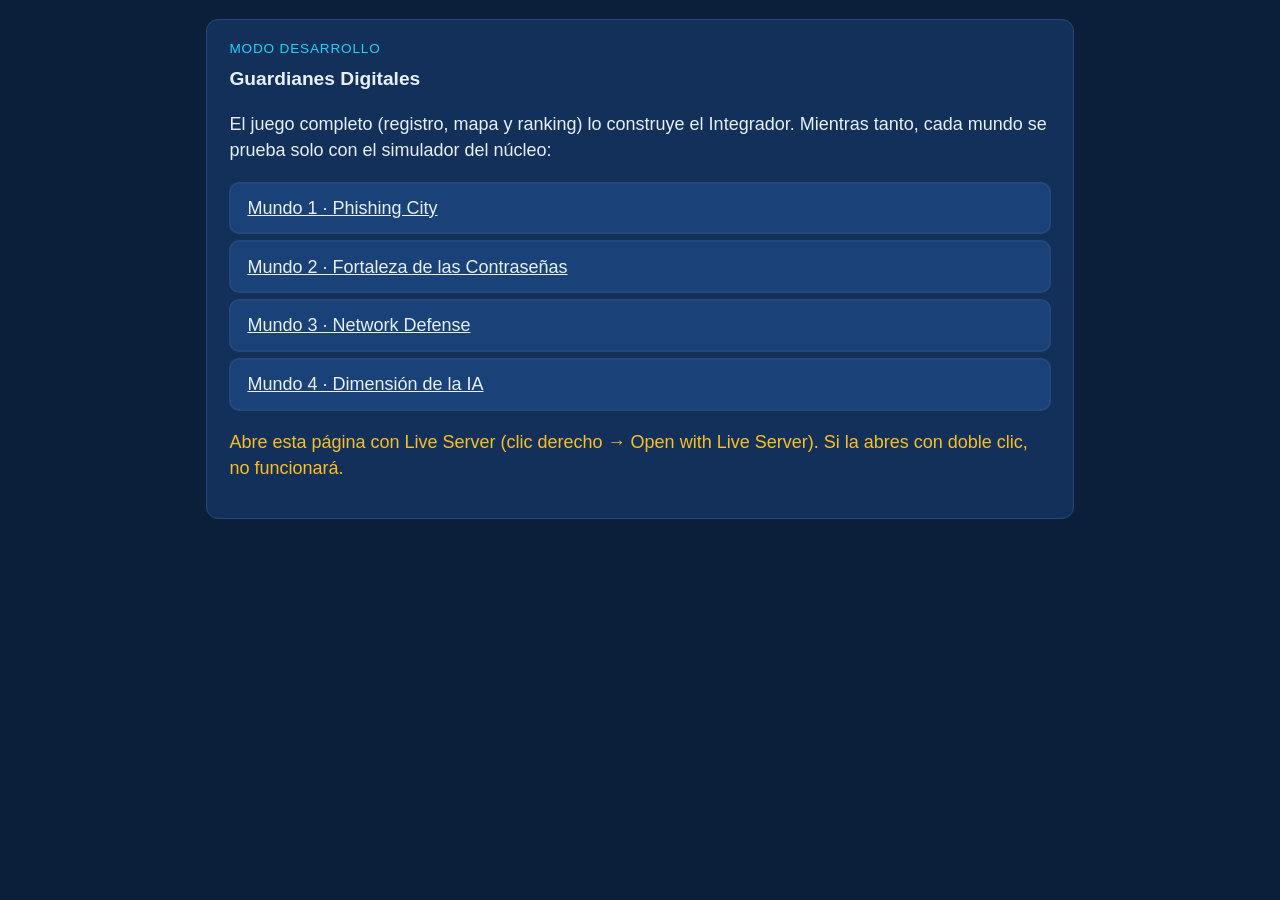
<file: index.html>
<!doctype html>
<html lang="es">
<head>
  <meta charset="utf-8">
  <meta name="viewport" content="width=device-width, initial-scale=1">
  <title>Guardianes Digitales · modo desarrollo</title>
  <link rel="stylesheet" href="styles/base.css">
</head>
<body>
  <main class="gd-pantalla">
    <section class="gd-card">
      <p class="gd-etiqueta">Modo desarrollo</p>
      <h2>Guardianes Digitales</h2>
      <p>El juego completo (registro, mapa y ranking) lo construye el Integrador. Mientras tanto, cada mundo se prueba solo con el simulador del núcleo:</p>
      <a class="gd-btn" href="worlds/mundo1-phishing/test.html">Mundo 1 · Phishing City</a>
      <a class="gd-btn" href="worlds/mundo2-passwords/test.html">Mundo 2 · Fortaleza de las Contraseñas</a>
      <a class="gd-btn" href="worlds/mundo3-network/test.html">Mundo 3 · Network Defense</a>
      <a class="gd-btn" href="worlds/mundo4-ia/test.html">Mundo 4 · Dimensión de la IA</a>
      <p class="gd-aviso">Abre esta página con Live Server (clic derecho → Open with Live Server). Si la abres con doble clic, no funcionará.</p>
    </section>
  </main>
</body>
</html>
</file>
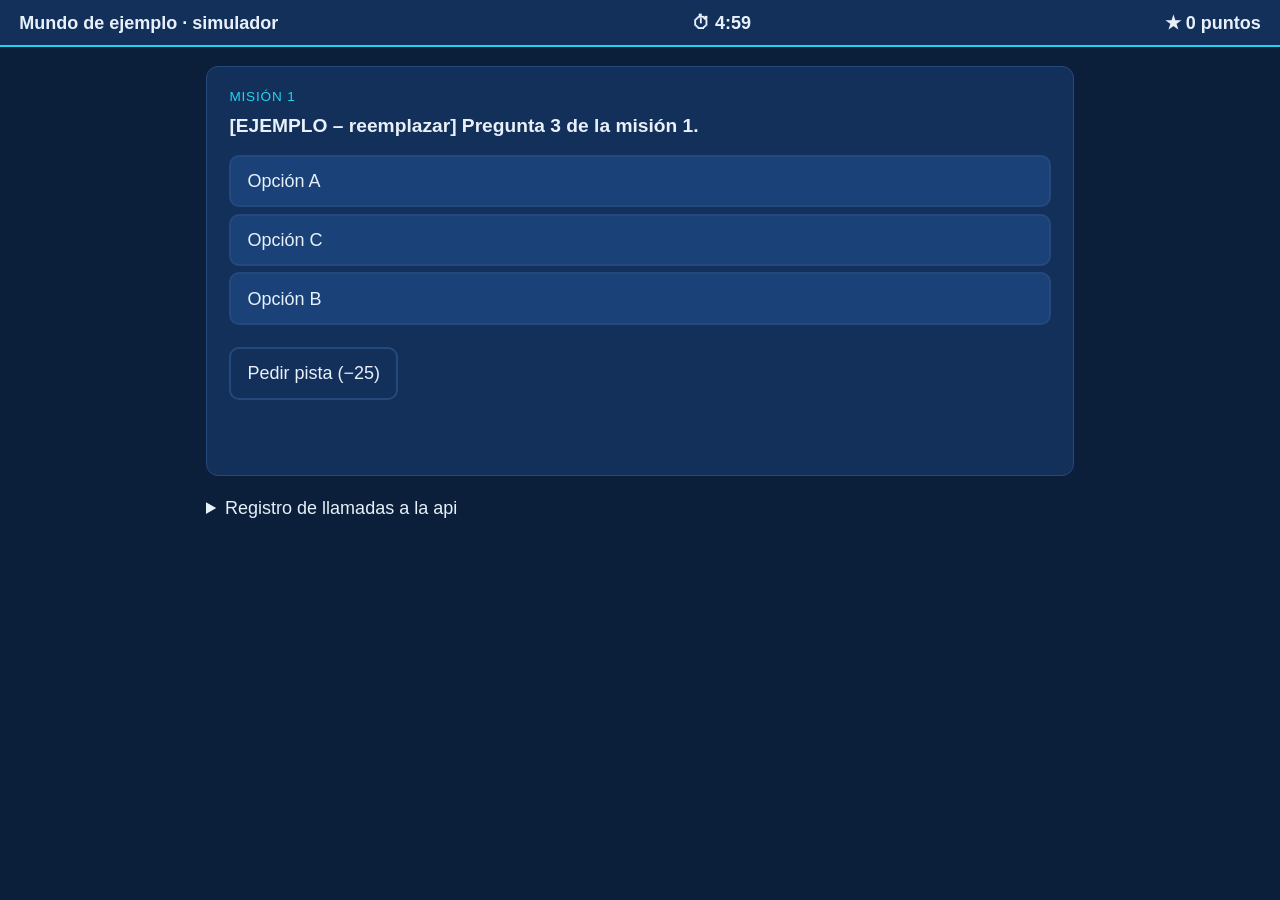
<file: worlds/_plantilla/test.html>
<!doctype html>
<html lang="es">
<head>
  <meta charset="utf-8">
  <meta name="viewport" content="width=device-width, initial-scale=1">
  <title>Prueba · Plantilla</title>
  <link rel="stylesheet" href="../../styles/base.css">
</head>
<body>
  <!-- Abrir con Live Server (clic derecho → Open with Live Server). NO con doble clic. -->
  <div id="raiz"></div>
  <script type="module">
    import mundo from "./index.js";
    import { montarSimulador } from "../../dev/mock-core.js";
    montarSimulador(mundo, document.getElementById("raiz"));
  </script>
</body>
</html>
</file>
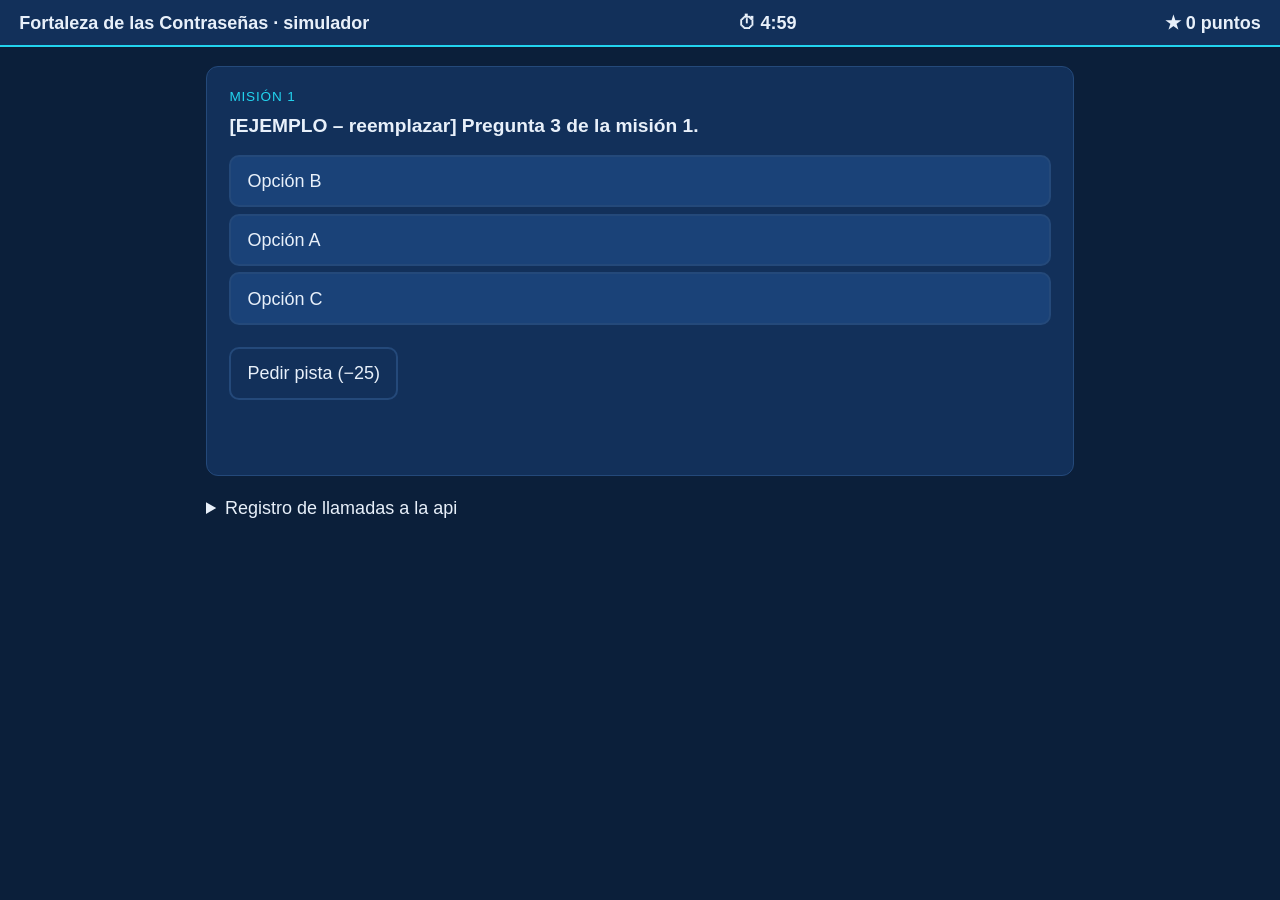
<file: worlds/mundo2-passwords/test.html>
<!doctype html>
<html lang="es">
<head>
  <meta charset="utf-8">
  <meta name="viewport" content="width=device-width, initial-scale=1">
  <title>Prueba · Fortaleza de las Contraseñas</title>
  <link rel="stylesheet" href="../../styles/base.css">
</head>
<body>
  <!-- Abrir con Live Server (clic derecho → Open with Live Server). NO con doble clic. -->
  <div id="raiz"></div>
  <script type="module">
    import mundo from "./index.js";
    import { montarSimulador } from "../../dev/mock-core.js";
    montarSimulador(mundo, document.getElementById("raiz"));
  </script>
</body>
</html>
</file>
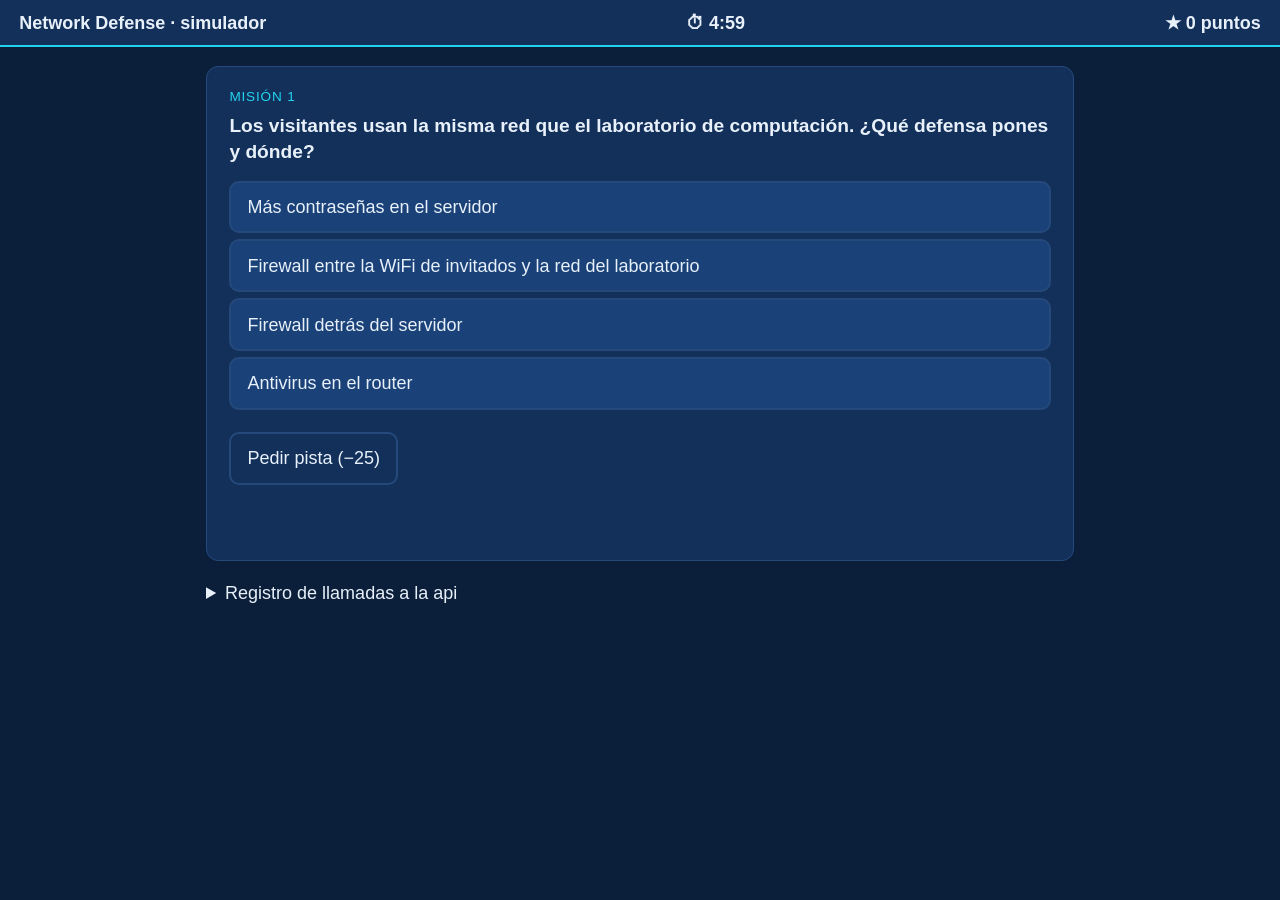
<file: worlds/mundo3-network/test.html>
<!doctype html>
<html lang="es">
<head>
  <meta charset="utf-8">
  <meta name="viewport" content="width=device-width, initial-scale=1">
  <title>Prueba · Network Defense</title>
  <link rel="stylesheet" href="../../styles/base.css">
</head>
<body>
  <!-- Abrir con Live Server (clic derecho → Open with Live Server). NO con doble clic. -->
  <div id="raiz"></div>
  <script type="module">
    import mundo from "./index.js";
    import { montarSimulador } from "../../dev/mock-core.js";
    montarSimulador(mundo, document.getElementById("raiz"));
  </script>
</body>
</html>
</file>
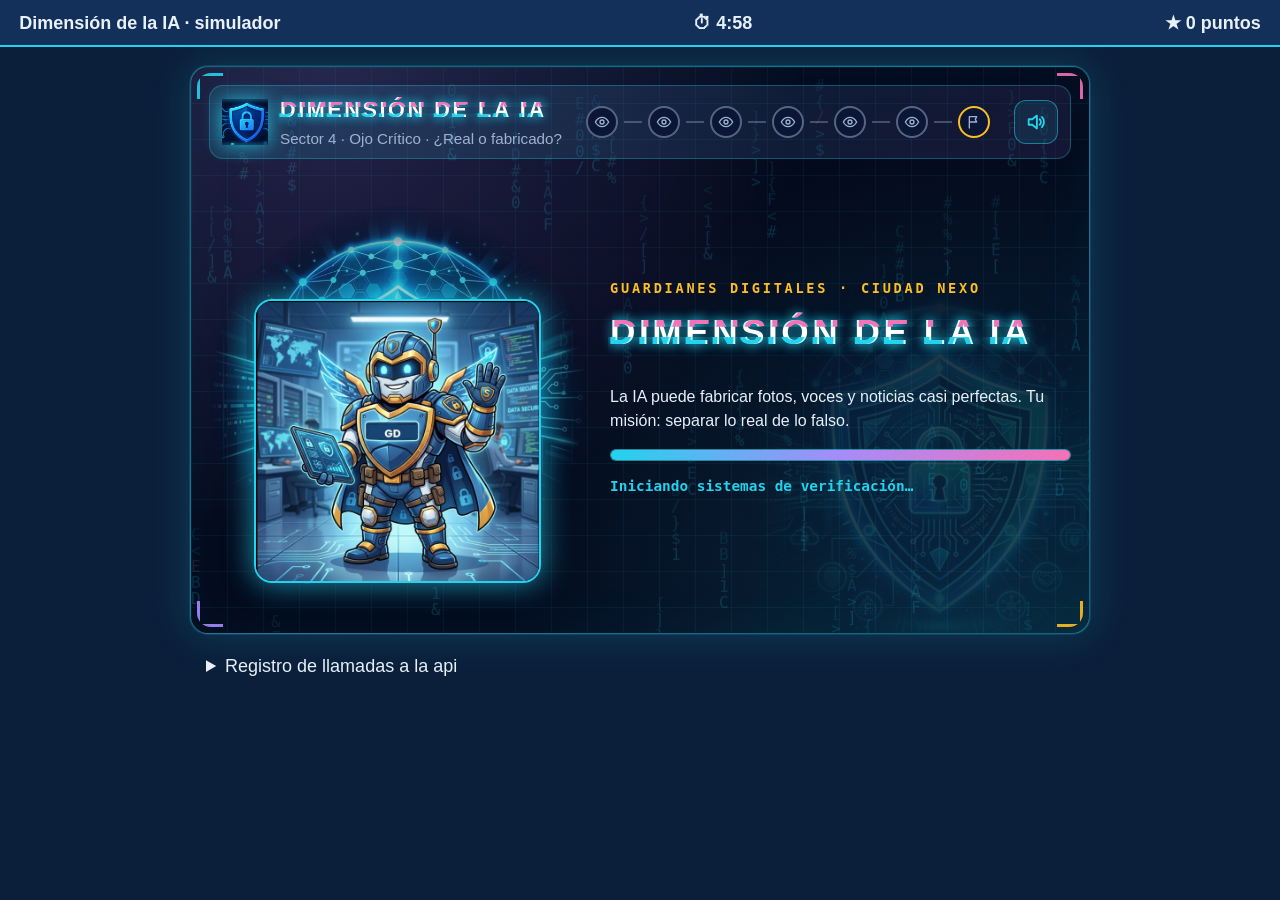
<file: worlds/mundo4-ia/test.html>
<!doctype html>
<html lang="es">
<head>
  <meta charset="utf-8">
  <meta name="viewport" content="width=device-width, initial-scale=1">
  <title>Prueba · Dimensión de la IA</title>
  <link rel="stylesheet" href="../../styles/base.css">
</head>
<body>
  <!-- Abrir con Live Server (clic derecho → Open with Live Server). NO con doble clic. -->
  <div id="raiz"></div>
  <script type="module">
    import mundo from "./index.js";
    import { montarSimulador } from "../../dev/mock-core.js";
    montarSimulador(mundo, document.getElementById("raiz"));
  </script>
</body>
</html>
</file>
<file: styles/base.css>
/* Estilo común de Guardianes Digitales. Solo lo edita el Integrador.
   Clases del núcleo: .gd-   |   Clases de cada mundo: .m1-  .m2-  .m3-  .m4-  (en su estilo.css) */

:root {
  --gd-fondo: #0B1F3A;      /* azul noche */
  --gd-panel: #12305A;
  --gd-borde: #24497A;
  --gd-texto: #E8F0FA;
  --gd-cian: #22D3EE;       /* acento */
  --gd-ok: #34D399;         /* acierto */
  --gd-error: #F87171;      /* error */
  --gd-alerta: #FBBF24;     /* pista / aviso */
  --gd-fuente: "Segoe UI", Arial, Helvetica, sans-serif;
}

* { box-sizing: border-box; }

body {
  margin: 0;
  background: var(--gd-fondo);
  color: var(--gd-texto);
  font-family: var(--gd-fuente);
  font-size: 18px;          /* letra mínima: 16 px */
  line-height: 1.45;
}

/* Barra superior (la dibuja el núcleo, no los mundos) */
.gd-hud {
  position: sticky; top: 0; z-index: 10;
  display: flex; gap: 1.5rem; align-items: center; justify-content: space-between;
  padding: .6rem 1.2rem;
  background: var(--gd-panel);
  border-bottom: 2px solid var(--gd-cian);
}
.gd-hud__tiempo, .gd-hud__puntos { font-variant-numeric: tabular-nums; font-weight: 600; }
.gd-hud__tiempo--poco { color: var(--gd-error); }

.gd-pantalla { max-width: 900px; margin: 1.2rem auto; padding: 0 1rem; }

.gd-card {
  background: var(--gd-panel);
  border: 1px solid var(--gd-borde);
  border-radius: 12px;
  padding: 1.2rem 1.4rem;
  margin-bottom: 1rem;
}
.gd-card h2 { margin-top: 0; font-size: 1.2rem; }
.gd-etiqueta { color: var(--gd-cian); font-size: .85rem; text-transform: uppercase; letter-spacing: .06em; margin: 0 0 .4rem; }

/* Botones */
.gd-btn {
  display: block; width: 100%;
  text-align: left;
  margin: .4rem 0;
  padding: .7rem 1rem;
  font: inherit; color: var(--gd-texto);
  background: #1A4278;
  border: 2px solid var(--gd-borde);
  border-radius: 10px;
  cursor: pointer;
}
.gd-btn:hover:not(:disabled) { border-color: var(--gd-cian); }
.gd-btn:focus-visible { outline: 3px solid var(--gd-alerta); outline-offset: 2px; }
.gd-btn:disabled { cursor: default; opacity: .85; }
.gd-btn--sec { width: auto; display: inline-block; background: transparent; text-align: center; }

/* Acierto / error: SIEMPRE color + ícono/texto (no depender solo del color) */
.gd-btn.gd-ok { background: var(--gd-ok); color: #06281C; border-color: var(--gd-ok); }
.gd-btn.gd-ok::before { content: "✔ "; }
.gd-btn.gd-error { background: var(--gd-error); color: #3A0A0A; border-color: var(--gd-error); }
.gd-btn.gd-error::before { content: "✖ "; }

.gd-explicacion { margin: .8rem 0; min-height: 1.5rem; }
.gd-aviso { color: var(--gd-alerta); }

/* Tablas de resumen */
.gd-tabla { width: 100%; border-collapse: collapse; margin: .5rem 0 1rem; }
.gd-tabla td { padding: .35rem .5rem; border-bottom: 1px solid var(--gd-borde); }
.gd-tabla td:last-child { text-align: right; font-variant-numeric: tabular-nums; }

/* Registro del simulador (solo desarrollo) */
.gd-log {
  max-width: 900px; margin: 1rem auto; padding: .8rem;
  background: #07142A; border: 1px solid var(--gd-borde); border-radius: 8px;
  font: 14px/1.4 Consolas, monospace; max-height: 200px; overflow: auto; white-space: pre-wrap;
}
details { max-width: 900px; margin: 0 auto 2rem; padding: 0 1rem; }
a { color: var(--gd-cian); }
</file>
